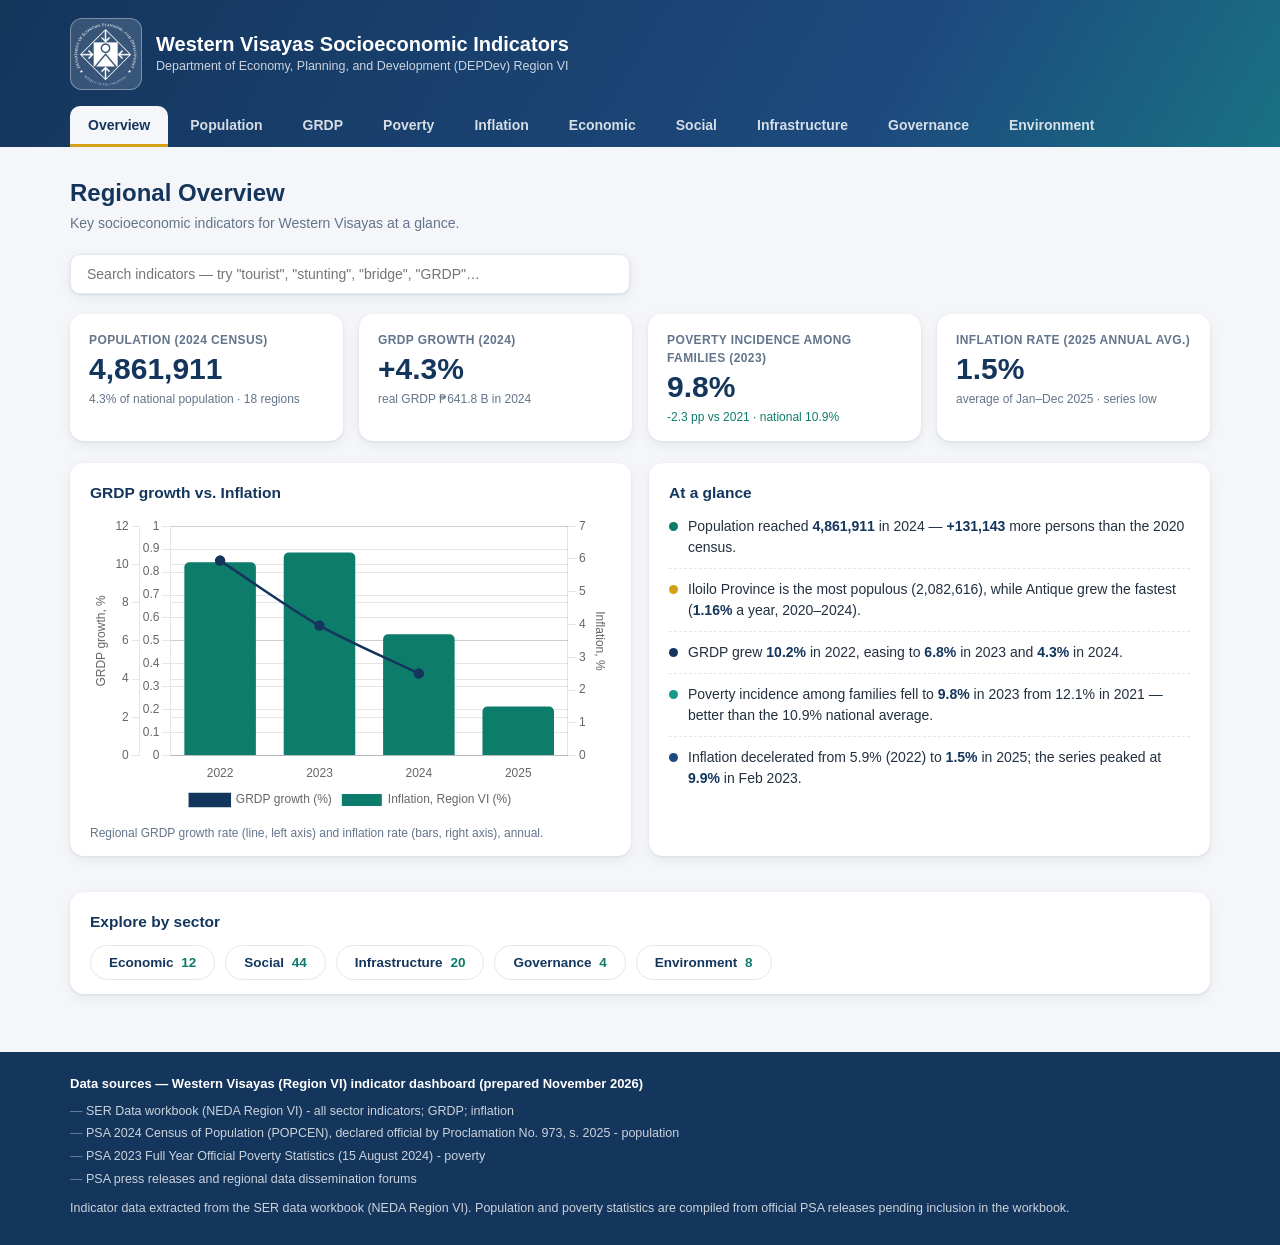
<file: index.html>
<!DOCTYPE html>
<html lang="en">
<head>
<meta charset="UTF-8">
<meta name="viewport" content="width=device-width, initial-scale=1.0">
<title>Western Visayas Socioeconomic Indicators | Region VI</title>
<link rel="stylesheet" href="assets/css/style.css">
</head>
<body>

<header class="topbar">
  <div class="topbar-inner">
    <div class="brand">
      <div class="brand-mark">
        <span class="brand-fallback">VI</span>
        <img src="assets/image/logo.png" alt="DEPDev Region VI logo"
             onerror="this.style.display='none'">
      </div>
      <div>
        <h1>Western Visayas Socioeconomic Indicators</h1>
        <p>Department of Economy, Planning, and Development (DEPDev) Region VI</p>
      </div>
    </div>
    <nav class="tabs" id="tabs">
      <button class="tab active" data-tab="overview">Overview</button>
      <button class="tab" data-tab="population">Population</button>
      <button class="tab" data-tab="grdp">GRDP</button>
      <button class="tab" data-tab="poverty">Poverty</button>
      <button class="tab" data-tab="inflation">Inflation</button>
      <button class="tab sector-tab" data-tab="economic">Economic</button>
      <button class="tab sector-tab" data-tab="social">Social</button>
      <button class="tab sector-tab" data-tab="infrastructure">Infrastructure</button>
      <button class="tab sector-tab" data-tab="governance">Governance</button>
      <button class="tab sector-tab" data-tab="environment">Environment</button>
    </nav>
  </div>
</header>

<main class="container">

  <!-- ============ OVERVIEW ============ -->
  <section id="tab-overview" class="section active">
    <div class="section-head">
      <h2>Regional Overview</h2>
      <p class="sub">Key socioeconomic indicators for Western Visayas at a glance.</p>
    </div>

    <div class="search-wrap">
      <input id="ov-search" class="ov-search" type="search"
             placeholder="Search indicators — try &#34;tourist&#34;, &#34;stunting&#34;, &#34;bridge&#34;, &#34;GRDP&#34;…"
             autocomplete="off">
      <div class="search-results" id="ov-search-results" hidden></div>
    </div>

    <div class="kpi-grid">
      <div class="kpi" data-detail="population">
        <span class="kpi-label">Population (2024 Census)</span>
        <span class="kpi-value" id="ov-pop">–</span>
        <span class="kpi-sub" id="ov-pop-sub"></span>
      </div>
      <div class="kpi" data-detail="grdp">
        <span class="kpi-label">GRDP Growth (2024)</span>
        <span class="kpi-value" id="ov-grdp">–</span>
        <span class="kpi-sub" id="ov-grdp-sub"></span>
      </div>
      <div class="kpi" data-detail="poverty">
        <span class="kpi-label">Poverty Incidence among Families (2023)</span>
        <span class="kpi-value" id="ov-pov">–</span>
        <span class="kpi-sub" id="ov-pov-sub"></span>
      </div>
      <div class="kpi" data-detail="inflation">
        <span class="kpi-label">Inflation Rate (2025 annual avg.)</span>
        <span class="kpi-value" id="ov-inf">–</span>
        <span class="kpi-sub" id="ov-inf-sub"></span>
      </div>
    </div>

    <div class="grid-2">
      <div class="card">
        <h3>GRDP growth vs. Inflation</h3>
        <div class="chart-box"><canvas id="ov-chart"></canvas></div>
        <p class="caption">Regional GRDP growth rate (line, left axis) and inflation rate (bars, right axis), annual.</p>
      </div>
      <div class="card">
        <h3>At a glance</h3>
        <ul class="facts" id="ov-facts"></ul>
      </div>
    </div>

    <div class="card">
      <h3>Explore by sector</h3>
      <div class="sector-chips" id="ov-sector-chips"></div>
    </div>
  </section>

  <!-- ============ POPULATION ============ -->
  <section id="tab-population" class="section">
    <div class="section-head">
      <h2>Population</h2>
      <p class="sub">Population of Western Visayas based on the 2024 Census of Population (reference date: July 1, 2024).</p>
    </div>

    <div class="kpi-grid kpi-4">
      <div class="kpi">
        <span class="kpi-label">Total Population, 2024</span>
        <span class="kpi-value" id="pop-total">–</span>
        <span class="kpi-sub">as of July 1, 2024</span>
      </div>
      <div class="kpi">
        <span class="kpi-label">Annual Growth Rate, 2020–2024</span>
        <span class="kpi-value" id="pop-pgr">–</span>
        <span class="kpi-sub">percent, average annual</span>
      </div>
      <div class="kpi">
        <span class="kpi-label">Share of National Population</span>
        <span class="kpi-value" id="pop-share">–</span>
        <span class="kpi-sub" id="pop-rank"></span>
      </div>
      <div class="kpi">
        <span class="kpi-label">Added since 2020 Census</span>
        <span class="kpi-value" id="pop-added">–</span>
        <span class="kpi-sub">persons in 4 years</span>
      </div>
    </div>

    <div class="grid-2">
      <div class="card">
        <h3>Population trend, censuses</h3>
        <div class="chart-box"><canvas id="pop-trend"></canvas></div>
        <p class="caption">2010, 2015, 2020 censuses and 2024 POPCEN (trend reflects the current post-NIR boundary for the region).</p>
      </div>
      <div class="card">
        <h3>Population by province, 2024</h3>
        <div class="chart-box"><canvas id="pop-prov"></canvas></div>
        <p class="caption">Iloilo Province and Iloilo City are shown separately (Iloilo City is a highly urbanized city).</p>
      </div>
    </div>

    <div class="card">
      <h3>Population and growth rate by province/HUC</h3>
      <div class="table-wrap"><table id="pop-table"></table></div>
    </div>

    <div class="note" id="pop-note"></div>
  </section>

  <!-- ============ GRDP ============ -->
  <section id="tab-grdp" class="section">
    <div class="section-head">
      <h2>Gross Regional Domestic Product</h2>
      <p class="sub">GRDP of Western Visayas and comparison across Philippine regions. Source: SER Data workbook (PSA).</p>
    </div>

    <div class="kpi-grid kpi-3">
      <div class="kpi">
        <span class="kpi-label">GRDP Growth, 2024</span>
        <span class="kpi-value" id="grdp-g">–</span>
        <span class="kpi-sub">year-on-year, constant prices</span>
      </div>
      <div class="kpi">
        <span class="kpi-label">Real GRDP, 2024</span>
        <span class="kpi-value" id="grdp-l">–</span>
        <span class="kpi-sub">PHP billion, constant 2018 prices</span>
      </div>
      <div class="kpi">
        <span class="kpi-label">Growth peak, 2022</span>
        <span class="kpi-value" id="grdp-peak">–</span>
        <span class="kpi-sub" id="grdp-peak-sub"></span>
      </div>
    </div>

    <div class="grid-2">
      <div class="card">
        <h3>GRDP growth rate of Region VI</h3>
        <div class="chart-box"><canvas id="grdp-growth"></canvas></div>
        <p class="caption">Annual GRDP growth rate of Western Visayas. Source: SER Data workbook (PSA).</p>
      </div>
      <div class="card">
        <h3>GRDP growth across regions, 2024</h3>
        <div class="chart-box"><canvas id="grdp-regions"></canvas></div>
        <p class="caption">Growth rates of all regions in 2024; Western Visayas is highlighted.</p>
      </div>
    </div>

    <div class="card">
      <h3>Real GRDP level, Region VI</h3>
      <div class="chart-box chart-tall"><canvas id="grdp-level"></canvas></div>
      <p class="caption">GRDP at constant prices, as reported in the SER workbook (unit: PHP '000), converted here to PHP billion.</p>
    </div>
  </section>

  <!-- ============ POVERTY ============ -->
  <section id="tab-poverty" class="section">
    <div class="section-head">
      <h2>Poverty Statistics</h2>
      <p class="sub">Official poverty statistics of PSA — 2023 Full Year Official Poverty Statistics.</p>
    </div>

    <div class="kpi-grid kpi-4">
      <div class="kpi">
        <span class="kpi-label">Poverty Incidence among Families, 2023</span>
        <span class="kpi-value" id="pov-2023">–</span>
        <span class="kpi-sub">about 119,000 poor families</span>
      </div>
      <div class="kpi">
        <span class="kpi-label">Change vs. 2021</span>
        <span class="kpi-value" id="pov-chg">–</span>
        <span class="kpi-sub">percentage points</span>
      </div>
      <div class="kpi">
        <span class="kpi-label">vs. National, 2023</span>
        <span class="kpi-value" id="pov-vs-nat">–</span>
        <span class="kpi-sub">national: 10.9%</span>
      </div>
      <div class="kpi">
        <span class="kpi-label">Poverty Threshold, 2023</span>
        <span class="kpi-value" id="pov-thresh">–</span>
        <span class="kpi-sub">annual per capita income needed</span>
      </div>
    </div>

    <div class="grid-2">
      <div class="card">
        <h3>Poverty incidence by province</h3>
        <div class="chart-box"><canvas id="pov-prov"></canvas></div>
        <p class="caption">Poverty incidence among families (%), 2018, 2021 and 2023. Iloilo City became an independent estimation domain in later years.</p>
      </div>
      <div class="card">
        <h3>Region VI vs. Philippines</h3>
        <div class="chart-box"><canvas id="pov-trend"></canvas></div>
        <p class="caption">Poverty incidence among families, region versus national. Source: PSA 2023 Full Year Official Poverty Statistics.</p>
      </div>
    </div>

    <div class="card">
      <h3>Poverty incidence among families by province/HUC</h3>
      <div class="table-wrap"><table id="pov-table"></table></div>
    </div>

    <div class="note" id="pov-notes"></div>
  </section>

  <!-- ============ INFLATION ============ -->
  <section id="tab-inflation" class="section">
    <div class="section-head">
      <h2>Inflation</h2>
      <p class="sub">Inflation rate of Western Visayas — regional average, monthly movement, and by province. Source: SER workbook (PSA).</p>
    </div>

    <div class="kpi-grid kpi-3">
      <div class="kpi">
        <span class="kpi-label">Annual Average Inflation, 2025</span>
        <span class="kpi-value" id="inf-annual">–</span>
        <span class="kpi-sub" id="inf-annual-sub"></span>
      </div>
      <div class="kpi">
        <span class="kpi-label">Latest Month (Dec 2025)</span>
        <span class="kpi-value" id="inf-latest">–</span>
        <span class="kpi-sub" id="inf-latest-sub"></span>
      </div>
      <div class="kpi">
        <span class="kpi-label">Series Peak</span>
        <span class="kpi-value" id="inf-peak">–</span>
        <span class="kpi-sub" id="inf-peak-sub"></span>
      </div>
    </div>

    <div class="grid-2">
      <div class="card">
        <h3>Annual average inflation, Region VI</h3>
        <div class="chart-box"><canvas id="inf-annual-chart"></canvas></div>
        <p class="caption">Average annual inflation rate. Source: SER Data workbook (PSA).</p>
      </div>
      <div class="card">
        <h3>Monthly inflation, Jan 2022 – Dec 2025</h3>
        <div class="chart-box"><canvas id="inf-monthly"></canvas></div>
        <p class="caption">Monthly inflation rate (year-on-year), Region VI.</p>
      </div>
    </div>

    <div class="card">
      <h3>Inflation by province and city</h3>
      <div class="year-btns" id="inf-prov-years"></div>
      <div class="chart-box"><canvas id="inf-prov-chart"></canvas></div>
      <p class="caption">Annual average inflation rate by province and by Iloilo City. Select a year to compare.</p>
    </div>

    <div class="card">
      <h3>Annual inflation by province, all years</h3>
      <div class="table-wrap"><table id="inf-table"></table></div>
    </div>
  </section>

  <!-- Sector sections are generated dynamically by main.js -->
  <div id="sector-sections"></div>

</main>

<footer class="footer">
  <div class="container" id="footer-sources"></div>
</footer>

<script src="assets/vendor/chart.umd.min.js"></script>
<script src="data/data.js"></script>
<script src="assets/js/main.js"></script>
</body>
</html>
</file>
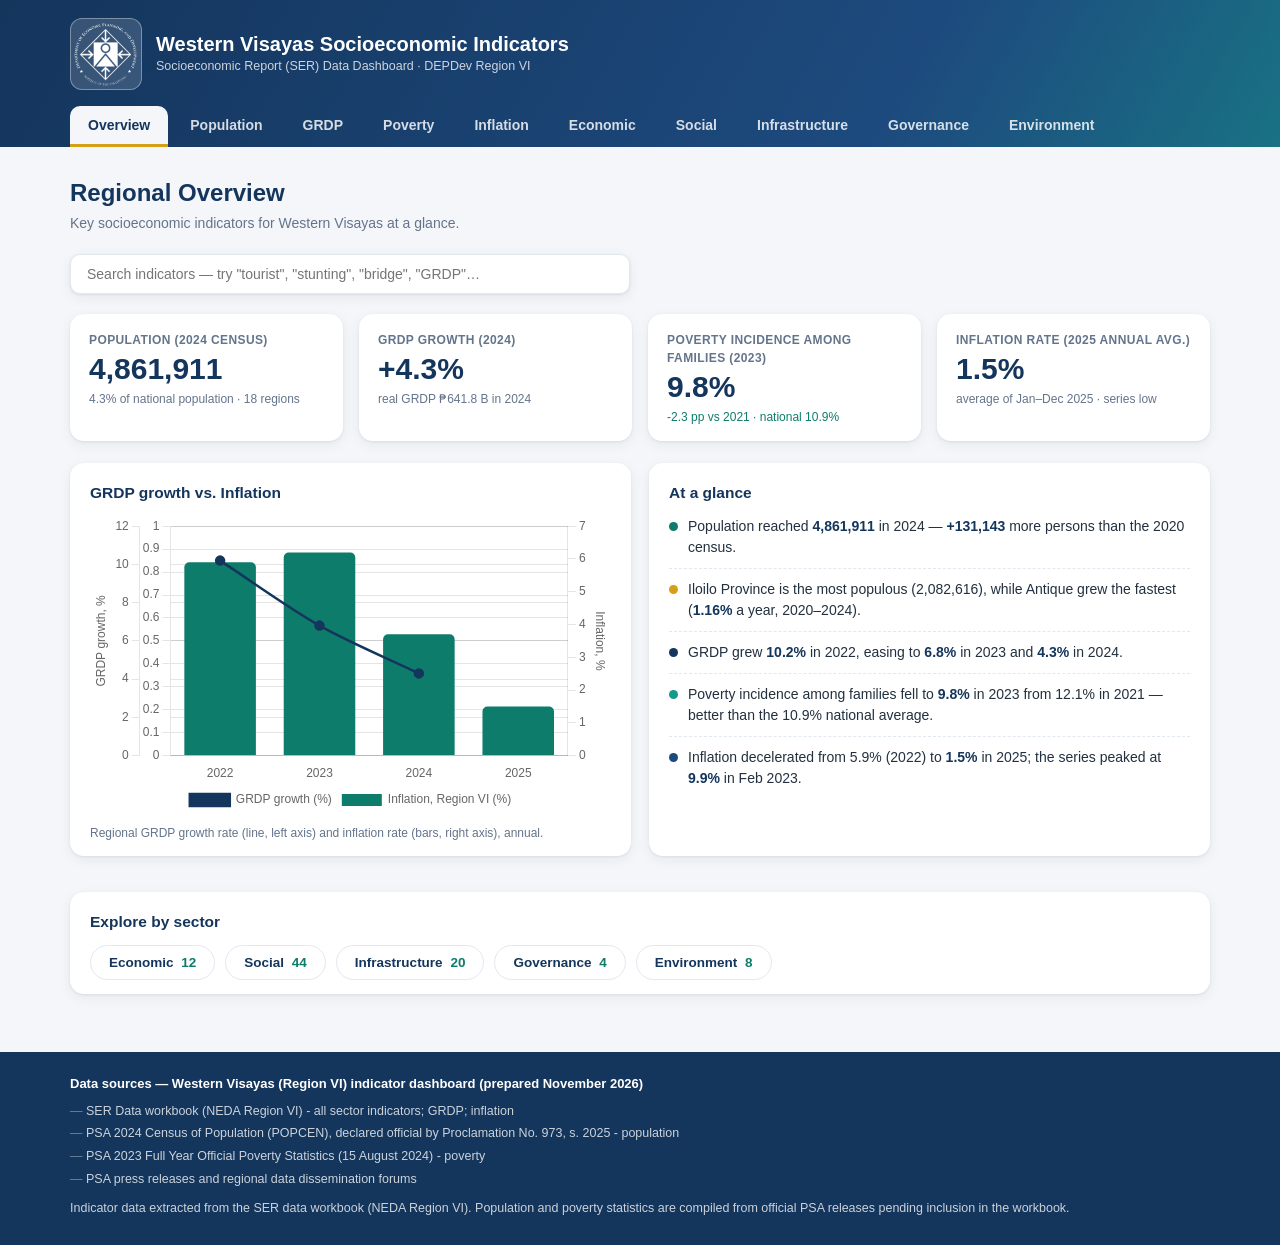
<file: WVSER.html>
<!DOCTYPE html>
<html lang="en">
<head>
<meta charset="UTF-8">
<meta name="viewport" content="width=device-width, initial-scale=1.0">
<title>Western Visayas Socioeconomic Indicators | Region VI</title>
<link rel="stylesheet" href="assets/css/style.css">
</head>
<body>

<header class="topbar">
  <div class="topbar-inner">
    <div class="brand">
      <div class="brand-mark">
        <span class="brand-fallback">VI</span>
        <img src="assets/image/logo.png" alt="DEPDev Region VI logo"
             onerror="this.style.display='none'">
      </div>
      <div>
        <h1>Western Visayas Socioeconomic Indicators</h1>
        <p>Socioeconomic Report (SER) Data Dashboard · DEPDev Region VI</p>
      </div>
    </div>
    <nav class="tabs" id="tabs">
      <button class="tab active" data-tab="overview">Overview</button>
      <button class="tab" data-tab="population">Population</button>
      <button class="tab" data-tab="grdp">GRDP</button>
      <button class="tab" data-tab="poverty">Poverty</button>
      <button class="tab" data-tab="inflation">Inflation</button>
      <button class="tab sector-tab" data-tab="economic">Economic</button>
      <button class="tab sector-tab" data-tab="social">Social</button>
      <button class="tab sector-tab" data-tab="infrastructure">Infrastructure</button>
      <button class="tab sector-tab" data-tab="governance">Governance</button>
      <button class="tab sector-tab" data-tab="environment">Environment</button>
    </nav>
  </div>
</header>

<main class="container">

  <!-- ============ OVERVIEW ============ -->
  <section id="tab-overview" class="section active">
    <div class="section-head">
      <h2>Regional Overview</h2>
      <p class="sub">Key socioeconomic indicators for Western Visayas at a glance.</p>
    </div>

    <div class="search-wrap">
      <input id="ov-search" class="ov-search" type="search"
             placeholder="Search indicators — try &#34;tourist&#34;, &#34;stunting&#34;, &#34;bridge&#34;, &#34;GRDP&#34;…"
             autocomplete="off">
      <div class="search-results" id="ov-search-results" hidden></div>
    </div>

    <div class="kpi-grid">
      <div class="kpi" data-detail="population">
        <span class="kpi-label">Population (2024 Census)</span>
        <span class="kpi-value" id="ov-pop">–</span>
        <span class="kpi-sub" id="ov-pop-sub"></span>
      </div>
      <div class="kpi" data-detail="grdp">
        <span class="kpi-label">GRDP Growth (2024)</span>
        <span class="kpi-value" id="ov-grdp">–</span>
        <span class="kpi-sub" id="ov-grdp-sub"></span>
      </div>
      <div class="kpi" data-detail="poverty">
        <span class="kpi-label">Poverty Incidence among Families (2023)</span>
        <span class="kpi-value" id="ov-pov">–</span>
        <span class="kpi-sub" id="ov-pov-sub"></span>
      </div>
      <div class="kpi" data-detail="inflation">
        <span class="kpi-label">Inflation Rate (2025 annual avg.)</span>
        <span class="kpi-value" id="ov-inf">–</span>
        <span class="kpi-sub" id="ov-inf-sub"></span>
      </div>
    </div>

    <div class="grid-2">
      <div class="card">
        <h3>GRDP growth vs. Inflation</h3>
        <div class="chart-box"><canvas id="ov-chart"></canvas></div>
        <p class="caption">Regional GRDP growth rate (line, left axis) and inflation rate (bars, right axis), annual.</p>
      </div>
      <div class="card">
        <h3>At a glance</h3>
        <ul class="facts" id="ov-facts"></ul>
      </div>
    </div>

    <div class="card">
      <h3>Explore by sector</h3>
      <div class="sector-chips" id="ov-sector-chips"></div>
    </div>
  </section>

  <!-- ============ POPULATION ============ -->
  <section id="tab-population" class="section">
    <div class="section-head">
      <h2>Population</h2>
      <p class="sub">Population of Western Visayas based on the 2024 Census of Population (reference date: July 1, 2024).</p>
    </div>

    <div class="kpi-grid kpi-4">
      <div class="kpi">
        <span class="kpi-label">Total Population, 2024</span>
        <span class="kpi-value" id="pop-total">–</span>
        <span class="kpi-sub">as of July 1, 2024</span>
      </div>
      <div class="kpi">
        <span class="kpi-label">Annual Growth Rate, 2020–2024</span>
        <span class="kpi-value" id="pop-pgr">–</span>
        <span class="kpi-sub">percent, average annual</span>
      </div>
      <div class="kpi">
        <span class="kpi-label">Share of National Population</span>
        <span class="kpi-value" id="pop-share">–</span>
        <span class="kpi-sub" id="pop-rank"></span>
      </div>
      <div class="kpi">
        <span class="kpi-label">Added since 2020 Census</span>
        <span class="kpi-value" id="pop-added">–</span>
        <span class="kpi-sub">persons in 4 years</span>
      </div>
    </div>

    <div class="grid-2">
      <div class="card">
        <h3>Population trend, censuses</h3>
        <div class="chart-box"><canvas id="pop-trend"></canvas></div>
        <p class="caption">2010, 2015, 2020 censuses and 2024 POPCEN (trend reflects the current post-NIR boundary for the region).</p>
      </div>
      <div class="card">
        <h3>Population by province, 2024</h3>
        <div class="chart-box"><canvas id="pop-prov"></canvas></div>
        <p class="caption">Iloilo Province and Iloilo City are shown separately (Iloilo City is a highly urbanized city).</p>
      </div>
    </div>

    <div class="card">
      <h3>Population and growth rate by province/HUC</h3>
      <div class="table-wrap"><table id="pop-table"></table></div>
    </div>

    <div class="note" id="pop-note"></div>
  </section>

  <!-- ============ GRDP ============ -->
  <section id="tab-grdp" class="section">
    <div class="section-head">
      <h2>Gross Regional Domestic Product</h2>
      <p class="sub">GRDP of Western Visayas and comparison across Philippine regions. Source: SER Data workbook (PSA).</p>
    </div>

    <div class="kpi-grid kpi-3">
      <div class="kpi">
        <span class="kpi-label">GRDP Growth, 2024</span>
        <span class="kpi-value" id="grdp-g">–</span>
        <span class="kpi-sub">year-on-year, constant prices</span>
      </div>
      <div class="kpi">
        <span class="kpi-label">Real GRDP, 2024</span>
        <span class="kpi-value" id="grdp-l">–</span>
        <span class="kpi-sub">PHP billion, constant 2018 prices</span>
      </div>
      <div class="kpi">
        <span class="kpi-label">Growth peak, 2022</span>
        <span class="kpi-value" id="grdp-peak">–</span>
        <span class="kpi-sub" id="grdp-peak-sub"></span>
      </div>
    </div>

    <div class="grid-2">
      <div class="card">
        <h3>GRDP growth rate of Region VI</h3>
        <div class="chart-box"><canvas id="grdp-growth"></canvas></div>
        <p class="caption">Annual GRDP growth rate of Western Visayas. Source: SER Data workbook (PSA).</p>
      </div>
      <div class="card">
        <h3>GRDP growth across regions, 2024</h3>
        <div class="chart-box"><canvas id="grdp-regions"></canvas></div>
        <p class="caption">Growth rates of all regions in 2024; Western Visayas is highlighted.</p>
      </div>
    </div>

    <div class="card">
      <h3>Real GRDP level, Region VI</h3>
      <div class="chart-box chart-tall"><canvas id="grdp-level"></canvas></div>
      <p class="caption">GRDP at constant prices, as reported in the SER workbook (unit: PHP '000), converted here to PHP billion.</p>
    </div>
  </section>

  <!-- ============ POVERTY ============ -->
  <section id="tab-poverty" class="section">
    <div class="section-head">
      <h2>Poverty Statistics</h2>
      <p class="sub">Official poverty statistics of PSA — 2023 Full Year Official Poverty Statistics.</p>
    </div>

    <div class="kpi-grid kpi-4">
      <div class="kpi">
        <span class="kpi-label">Poverty Incidence among Families, 2023</span>
        <span class="kpi-value" id="pov-2023">–</span>
        <span class="kpi-sub">about 119,000 poor families</span>
      </div>
      <div class="kpi">
        <span class="kpi-label">Change vs. 2021</span>
        <span class="kpi-value" id="pov-chg">–</span>
        <span class="kpi-sub">percentage points</span>
      </div>
      <div class="kpi">
        <span class="kpi-label">vs. National, 2023</span>
        <span class="kpi-value" id="pov-vs-nat">–</span>
        <span class="kpi-sub">national: 10.9%</span>
      </div>
      <div class="kpi">
        <span class="kpi-label">Poverty Threshold, 2023</span>
        <span class="kpi-value" id="pov-thresh">–</span>
        <span class="kpi-sub">annual per capita income needed</span>
      </div>
    </div>

    <div class="grid-2">
      <div class="card">
        <h3>Poverty incidence by province</h3>
        <div class="chart-box"><canvas id="pov-prov"></canvas></div>
        <p class="caption">Poverty incidence among families (%), 2018, 2021 and 2023. Iloilo City became an independent estimation domain in later years.</p>
      </div>
      <div class="card">
        <h3>Region VI vs. Philippines</h3>
        <div class="chart-box"><canvas id="pov-trend"></canvas></div>
        <p class="caption">Poverty incidence among families, region versus national. Source: PSA 2023 Full Year Official Poverty Statistics.</p>
      </div>
    </div>

    <div class="card">
      <h3>Poverty incidence among families by province/HUC</h3>
      <div class="table-wrap"><table id="pov-table"></table></div>
    </div>

    <div class="note" id="pov-notes"></div>
  </section>

  <!-- ============ INFLATION ============ -->
  <section id="tab-inflation" class="section">
    <div class="section-head">
      <h2>Inflation</h2>
      <p class="sub">Inflation rate of Western Visayas — regional average, monthly movement, and by province. Source: SER workbook (PSA).</p>
    </div>

    <div class="kpi-grid kpi-3">
      <div class="kpi">
        <span class="kpi-label">Annual Average Inflation, 2025</span>
        <span class="kpi-value" id="inf-annual">–</span>
        <span class="kpi-sub" id="inf-annual-sub"></span>
      </div>
      <div class="kpi">
        <span class="kpi-label">Latest Month (Dec 2025)</span>
        <span class="kpi-value" id="inf-latest">–</span>
        <span class="kpi-sub" id="inf-latest-sub"></span>
      </div>
      <div class="kpi">
        <span class="kpi-label">Series Peak</span>
        <span class="kpi-value" id="inf-peak">–</span>
        <span class="kpi-sub" id="inf-peak-sub"></span>
      </div>
    </div>

    <div class="grid-2">
      <div class="card">
        <h3>Annual average inflation, Region VI</h3>
        <div class="chart-box"><canvas id="inf-annual-chart"></canvas></div>
        <p class="caption">Average annual inflation rate. Source: SER Data workbook (PSA).</p>
      </div>
      <div class="card">
        <h3>Monthly inflation, Jan 2022 – Dec 2025</h3>
        <div class="chart-box"><canvas id="inf-monthly"></canvas></div>
        <p class="caption">Monthly inflation rate (year-on-year), Region VI.</p>
      </div>
    </div>

    <div class="card">
      <h3>Inflation by province and city</h3>
      <div class="year-btns" id="inf-prov-years"></div>
      <div class="chart-box"><canvas id="inf-prov-chart"></canvas></div>
      <p class="caption">Annual average inflation rate by province and by Iloilo City. Select a year to compare.</p>
    </div>

    <div class="card">
      <h3>Annual inflation by province, all years</h3>
      <div class="table-wrap"><table id="inf-table"></table></div>
    </div>
  </section>

  <!-- Sector sections are generated dynamically by main.js -->
  <div id="sector-sections"></div>

</main>

<footer class="footer">
  <div class="container" id="footer-sources"></div>
</footer>

<script src="assets/vendor/chart.umd.min.js"></script>
<script src="data/data.js"></script>
<script src="assets/js/main.js"></script>
</body>
</html>
</file>
<file: assets/css/style.css>
/* Western Visayas Socioeconomic Indicators Dashboard */
:root {
  --navy: #14355c;
  --navy-2: #1d4a7e;
  --teal: #0e7c6b;
  --teal-2: #15998a;
  --gold: #d4a017;
  --red: #c0504d;
  --bg: #f4f6f9;
  --card: #ffffff;
  --ink: #22303f;
  --muted: #64748b;
  --line: #e2e8f0;
  --radius: 14px;
  --shadow: 0 1px 3px rgba(15, 35, 60, .08), 0 4px 14px rgba(15, 35, 60, .06);
}

* { box-sizing: border-box; margin: 0; padding: 0; }

html { scroll-behavior: smooth; }

body {
  font-family: "Segoe UI", "Helvetica Neue", Arial, sans-serif;
  background: var(--bg);
  color: var(--ink);
  line-height: 1.5;
}

.container { max-width: 1180px; margin: 0 auto; padding: 0 20px; }

/* ---------- Top bar ---------- */
.topbar {
  background: linear-gradient(120deg, var(--navy) 0%, var(--navy-2) 70%, var(--teal-2) 130%);
  color: #fff;
  padding: 18px 0 0;
}
.topbar-inner { max-width: 1180px; margin: 0 auto; padding: 0 20px; }
.brand { display: flex; align-items: center; gap: 14px; padding-bottom: 16px; }
.brand-mark {
  width: clamp(46px, 6vw, 72px);
  height: clamp(46px, 6vw, 72px);
 border-radius: 12px;
  background: rgba(255, 255, 255, .15);
  border: 1px solid rgba(255, 255, 255, .35);
  display: flex; place-items: center;
  font-weight: 700; font-size: 17px; letter-spacing: 1px;
  position: relative; overflow: hidden;
}
.brand-fallback {display: none; }
.brand-mark img {
  position: center; inset: 0;
  width: 100%; height: 100%;
  display: block
  object-fit: contain;      /* logos keep aspect ratio inside the square */
  background: transparent;         /* white plate so logos designed for light bg stay visible */
  border-radius: inherit;   /* matches the pill/corner radius */
}
.brand h1 { font-size: 20px; font-weight: 650; line-height: 1.25; }
.brand p { font-size: 12.5px; opacity: .78; }

.tabs { display: flex; gap: 4px; flex-wrap: wrap; }
.tab {
  appearance: none; border: 0; cursor: pointer;
  background: transparent; color: rgba(255, 255, 255, .82);
  font-size: 14px; font-weight: 600;
  padding: 11px 18px;
  border-radius: 10px 10px 0 0;
  border-bottom: 3px solid transparent;
  transition: background .15s, color .15s;
}
.tab:hover { background: rgba(255, 255, 255, .1); color: #fff; }
.tab.active {
  background: var(--bg); color: var(--navy);
  border-bottom-color: var(--gold);
}

/* ---------- Sections ---------- */
main.container { padding-top: 28px; padding-bottom: 40px; }
.section { display: none; animation: fadein .25s ease; }
.section.active { display: block; }
@keyframes fadein { from { opacity: 0; transform: translateY(6px); } to { opacity: 1; transform: none; } }

.section-head { margin-bottom: 20px; }
.section-head h2 { font-size: 24px; color: var(--navy); font-weight: 700; }
.section-head .sub { color: var(--muted); font-size: 14px; margin-top: 2px; }

/* ---------- KPI cards ---------- */
.kpi-grid { display: grid; grid-template-columns: repeat(4, 1fr); gap: 16px; margin-bottom: 22px; }
.kpi-grid.kpi-3 { grid-template-columns: repeat(3, 1fr); }
.kpi {
  background: var(--card); border-radius: var(--radius); box-shadow: var(--shadow);
  padding: 16px 18px 14px;
  display: flex; flex-direction: column; gap: 3px;
  cursor: pointer;
  border: 1px solid transparent;
  transition: border-color .15s, transform .15s;
}
.kpi:hover { border-color: var(--teal-2); transform: translateY(-2px); }
.kpi-label { font-size: 12px; font-weight: 650; text-transform: uppercase; letter-spacing: .4px; color: var(--muted); }
.kpi-value { font-size: 30px; font-weight: 750; color: var(--navy); line-height: 1.15; }
.kpi-sub { font-size: 12px; color: var(--muted); }
.kpi-sub.up { color: var(--teal); }
.kpi-sub.down { color: var(--red); }

/* ---------- Cards, grids, charts ---------- */
.grid-2 { display: grid; grid-template-columns: 1fr 1fr; gap: 18px; margin-bottom: 18px; }
.card {
  background: var(--card); border-radius: var(--radius); box-shadow: var(--shadow);
  padding: 18px 20px 14px; margin-bottom: 18px;
  min-width: 0;
}
.card h3 { font-size: 15.5px; color: var(--navy); font-weight: 700; margin-bottom: 12px; }
.chart-box { position: relative; height: 300px; }
.chart-box.chart-tall { height: 340px; }
.caption { font-size: 12px; color: var(--muted); margin-top: 8px; }

.facts { list-style: none; display: flex; flex-direction: column; gap: 10px; }
.facts li { display: flex; gap: 10px; font-size: 14px; padding-bottom: 10px; border-bottom: 1px dashed var(--line); }
.facts li:last-child { border-bottom: 0; }
.facts b { color: var(--navy); }
.facts .dot { width: 9px; height: 9px; border-radius: 50%; margin-top: 6px; flex: none; background: var(--teal); }

.note {
  background: #fdf8ec; border: 1px solid #f0e2bd; border-radius: 10px;
  padding: 12px 16px; font-size: 13px; color: #6b5b1e; margin-bottom: 16px;
}
.note ul { margin: 6px 0 0 18px; }
.note li + li { margin-top: 4px; }

/* ---------- Tables ---------- */
.table-wrap { overflow-x: auto; }
table { width: 100%; border-collapse: collapse; font-size: 13.5px; }
thead th {
  background: var(--navy); color: #fff; text-align: left;
  padding: 9px 12px; font-weight: 650; white-space: nowrap;
}
thead th.num, td.num { text-align: right; font-variant-numeric: tabular-nums; }
tbody td { padding: 8px 12px; border-bottom: 1px solid var(--line); }
tbody tr:hover { background: #f0f5fa; }
tbody tfoot td, tr.total td { font-weight: 700; background: #eef3f8; }
.pill {
  display: inline-block; padding: 1px 9px; border-radius: 999px;
  font-size: 11.5px; font-weight: 650;
}
.pill.good { background: #e3f4ef; color: #0e7c6b; }
.pill.warn { background: #fdf0e2; color: #b25e12; }
.pill.bad { background: #fbe9e8; color: #c0504d; }
.pill.neutral { background: #eef2f7; color: #475569; }

/* year buttons (inflation) */
.year-btns { display: flex; gap: 8px; margin-bottom: 4px; }
.year-btns button {
  border: 1px solid var(--line); background: #fff; color: var(--ink);
  font-weight: 650; font-size: 13px; padding: 6px 16px; border-radius: 999px; cursor: pointer;
}
.year-btns button.active { background: var(--navy); color: #fff; border-color: var(--navy); }

/* ---------- Overview search ---------- */
.search-wrap { position: relative; margin-bottom: 20px; }
.ov-search {
  width: 100%; max-width: 560px;
  padding: 11px 16px; font-size: 14px; font-family: inherit;
  border: 1px solid var(--line); border-radius: 10px; color: var(--ink);
  background: #fff; box-shadow: var(--shadow);
}
.ov-search:focus { outline: 2px solid var(--teal-2); outline-offset: -1px; }
.search-results {
  position: absolute; top: calc(100% + 6px); left: 0; z-index: 20;
  width: min(560px, 100%); max-height: 320px; overflow-y: auto;
  background: #fff; border-radius: 12px; box-shadow: var(--shadow);
  border: 1px solid var(--line); padding: 6px;
}
.search-result {
  display: flex; align-items: baseline; gap: 8px;
  width: 100%; text-align: left; border: 0; background: transparent;
  font-family: inherit; font-size: 13.5px; color: var(--ink);
  padding: 9px 10px; border-radius: 8px; cursor: pointer;
}
.search-result:hover, .search-result.hl { background: #eef4f9; }
.search-result .sr-sector {
  flex: none; margin-left: auto; font-size: 10.5px; font-weight: 700;
  text-transform: uppercase; letter-spacing: .4px;
  color: var(--teal); background: #e3f4ef; padding: 2px 8px; border-radius: 999px;
}
.search-result .sr-agency { font-size: 11px; color: var(--muted); }
.search-empty { padding: 12px; font-size: 13px; color: var(--muted); }

/* ---------- Sector pages ---------- */
.sector-tabs-hint { font-size: 12px; }
.sector-layout { display: grid; grid-template-columns: 300px 1fr; gap: 18px; align-items: start; }
.ind-card { padding: 14px; position: sticky; top: 14px; }
.ind-search {
  width: 100%; padding: 8px 12px; border: 1px solid var(--line); border-radius: 8px;
  font-size: 13px; font-family: inherit; color: var(--ink); margin-bottom: 10px;
}
.ind-search:focus { outline: 2px solid var(--teal-2); outline-offset: -1px; }
.ind-count { font-size: 11.5px; color: var(--muted); margin-bottom: 8px; }
.ind-list { list-style: none; max-height: 640px; overflow-y: auto; display: flex; flex-direction: column; gap: 3px; }
.ind-item {
  display: block; width: 100%; text-align: left; cursor: pointer;
  border: 0; background: transparent; font-family: inherit;
  padding: 8px 10px; border-radius: 8px; font-size: 13px; color: var(--ink); line-height: 1.35;
}
.ind-item:hover { background: #eef4f9; }
.ind-item.active { background: var(--navy); color: #fff; }
.ind-item .agency { display: block; font-size: 10.5px; opacity: .65; margin-top: 1px; letter-spacing: .3px; }

.badges { display: flex; flex-wrap: wrap; gap: 7px; margin: 6px 0 12px; }
.badge {
  background: #eef2f7; color: #475569; border-radius: 999px;
  font-size: 11.5px; font-weight: 650; padding: 3px 11px;
}
.badge.dir-up { background: #e3f4ef; color: #0e7c6b; }
.badge.dir-down { background: #fdf0e2; color: #b25e12; }

.sector-chips { display: flex; flex-wrap: wrap; gap: 10px; }
.sector-chip {
  border: 1px solid var(--line); background: #fff; border-radius: 999px;
  padding: 9px 18px; font-size: 13.5px; font-weight: 650; color: var(--navy);
  cursor: pointer; font-family: inherit; transition: border-color .15s, background .15s;
}
.sector-chip:hover { border-color: var(--teal-2); background: #f0f7f6; }
.sector-chip b { color: var(--teal); margin-left: 4px; }
.ind-desc { font-size: 13.5px; color: var(--muted); margin-bottom: 16px; max-width: 860px; }
.panel-title-row { display: flex; align-items: baseline; justify-content: space-between; gap: 12px; flex-wrap: wrap; }
.panel-title-row h3 { font-size: 18px; margin-bottom: 0; }
.kpi-mini { font-size: 12px; color: var(--muted); }

@media (max-width: 940px) {
  .sector-layout { grid-template-columns: 1fr; }
  .ind-card { position: static; }
  .ind-list { max-height: 260px; }
}

/* ---------- Footer ---------- */
.footer { background: var(--navy); color: rgba(255, 255, 255, .78); padding: 22px 0 28px; font-size: 12.5px; }
.footer h4 { color: #fff; font-size: 13px; margin-bottom: 8px; }
.footer ul { list-style: none; display: flex; flex-direction: column; gap: 4px; }
.footer li::before { content: "— "; opacity: .5; }

/* Embed mode (iframe): strip the page chrome */
body.embedded .topbar { padding-top: 12px; }
body.embedded .brand { display: none; }
body.embedded .tabs { justify-content: flex-start; }
body.embedded .footer { display: none; }
body.embedded main.container { padding-top: 16px; }

/* ---------- Responsive ---------- */
@media (max-width: 940px) {
  .kpi-grid, .kpi-grid.kpi-3 { grid-template-columns: repeat(2, 1fr); }
  .grid-2 { grid-template-columns: 1fr; }
}
@media (max-width: 560px) {
  .kpi-grid, .kpi-grid.kpi-3 { grid-template-columns: 1fr; }
  .brand h1 { font-size: 17px; }
  .kpi-value { font-size: 25px; }
}
</file>
